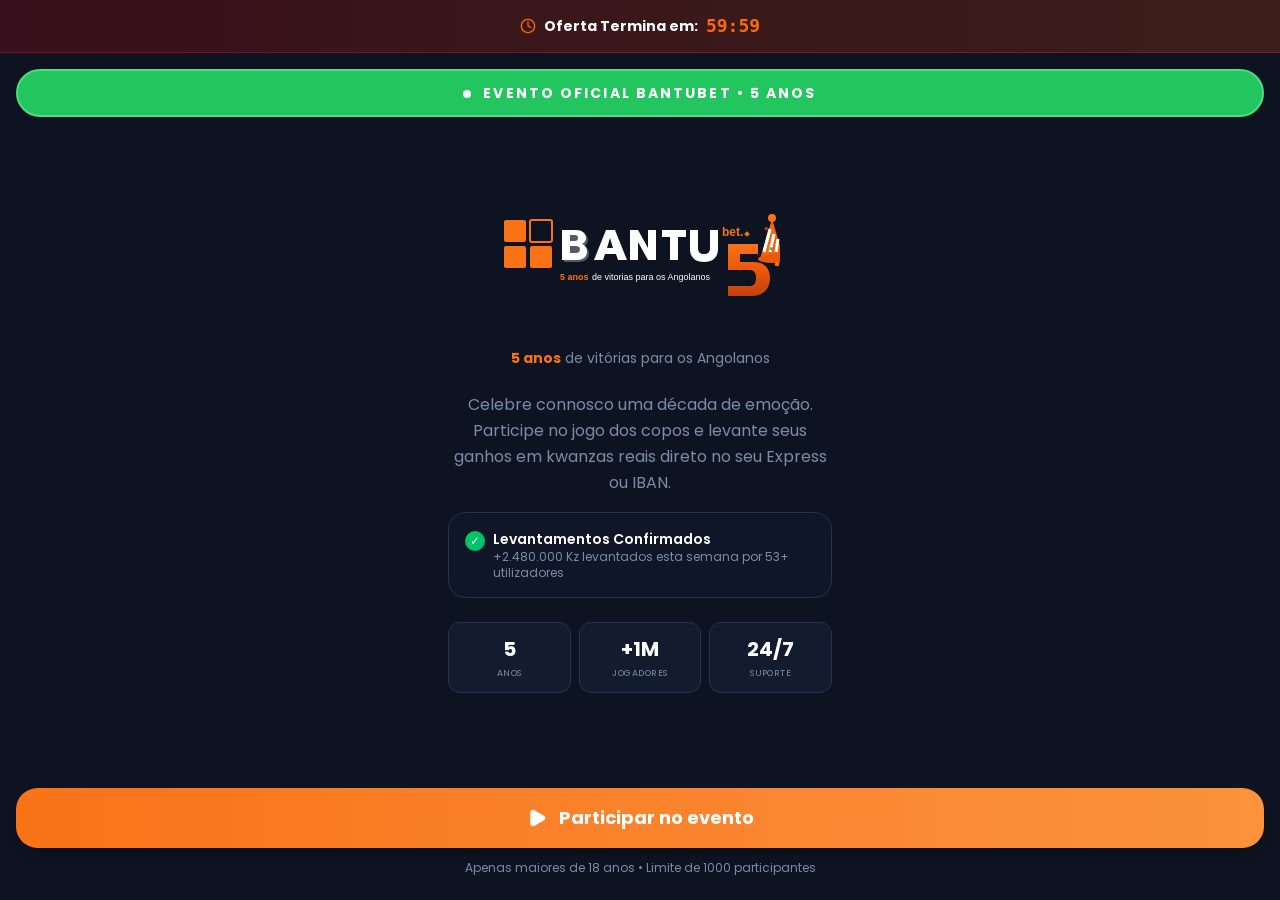
<file: index_backup.html>
<!DOCTYPE html><html lang="pt" class="poppins_e1585a45-module__UP0NmG__variable bg-background"><head><meta charset="utf-8"><meta name="viewport" content="width=device-width, initial-scale=1"><link rel="preload" href="_next/static/media/47fe1b7cd6e6ed85-s.p.0~mcdl10zdfb3.woff2" as="font" crossorigin="" type="font/woff2"><link rel="preload" href="_next/static/media/829ba4228c966254-s.p.0ub.k0om~_-xi.woff2" as="font" crossorigin="" type="font/woff2"><link rel="preload" href="_next/static/media/8e6fa89aa22d24ec-s.p.0uvzar8hswo3p.woff2" as="font" crossorigin="" type="font/woff2"><link rel="preload" href="_next/static/media/a218039a3287bcfd-s.p.17-1enzs_j91b.woff2" as="font" crossorigin="" type="font/woff2"><link rel="preload" href="_next/static/media/e2334d715941921e-s.p.12skym0rqknxy.woff2" as="font" crossorigin="" type="font/woff2"><link rel="stylesheet" href="css/123.fcnxnjddw.css" data-precedence="next"><link rel="preload" as="script" fetchpriority="low" href="_next/static/chunks/0mlaxqivl53wv.js"><script src="js/0dirwnq~r2i89.js" async=""></script><script src="js/098agbgqucas6.js" async=""></script><script src="js/0ff_9yp9ms67q.js" async=""></script><script src="js/turbopack-0cy8t9t-cr97a.js" async=""></script><script src="js/141v_ner6c31l.js" async=""></script><script src="js/0jdah9p5of~i~.js" async=""></script><script src="js/0ij668fo5gfp7.js" async=""></script><meta name="next-size-adjust" content=""><meta name="theme-color" content="#0d1321"><title>BantuBet 5 Anos - Acerta e Ganha</title><meta name="description" content="Celebre 5 anos de vitórias com a BantuBet. Participe do evento oficial de aniversário!"><meta name="generator" content="v0.app"><noscript><img height="1" width="1" style="display:none" src="https://www.facebook.com/tr?id=1407297077903145&ev=PageView&noscript=1" alt=""/><img height="1" width="1" style="display:none" src="https://www.facebook.com/tr?id=879870788110993&ev=PageView&noscript=1" alt=""/><img height="1" width="1" style="display:none" src="https://www.facebook.com/tr?id=967609619340781&ev=PageView&noscript=1" alt=""/></noscript><script src="js/03~yq9q893hmn.js" nomodule=""></script></head><body class="font-sans antialiased bg-background min-h-screen"><div hidden=""><!--$--><!--/$--></div><div class="min-h-screen bg-background flex flex-col"><div class="bg-gradient-to-r from-red-600/20 to-orange-600/20 border-b border-red-500/30 px-4 py-3"><div class="flex items-center justify-center gap-2"><svg xmlns="http://www.w3.org/2000/svg" width="24" height="24" viewBox="0 0 24 24" fill="none" stroke="currentColor" stroke-width="2" stroke-linecap="round" stroke-linejoin="round" class="lucide lucide-clock w-4 h-4 text-orange-500 animate-pulse" aria-hidden="true"><circle cx="12" cy="12" r="10"></circle><path d="M12 6v6l4 2"></path></svg><span class="text-sm font-bold text-white">Oferta Termina em:</span><span class="font-mono font-extrabold text-orange-500 text-lg">59<!-- -->:<!-- -->59</span></div></div><div class="mx-4 mt-4"><div class="bg-[#22c55e] text-white py-3 px-6 rounded-full text-center font-bold tracking-[0.15em] text-sm border-2 border-[#4ade80]"><span class="inline-block w-2 h-2 bg-white rounded-full mr-3"></span>EVENTO OFICIAL BANTUBET • 5 ANOS</div></div><div class="flex-1 flex flex-col items-center justify-center px-4 py-6 space-y-6"><svg width="280" height="112" viewBox="0 0 280 112" fill="none" xmlns="http://www.w3.org/2000/svg" class=""><rect x="4" y="8" width="22" height="22" fill="#f97316" rx="2"></rect><rect x="4" y="34" width="22" height="22" fill="#f97316" rx="2"></rect><rect x="30" y="34" width="22" height="22" fill="#f97316" rx="2"></rect><rect x="30" y="8" width="22" height="22" fill="none" stroke="#f97316" stroke-width="2" rx="2"></rect><g><path d="M62 18h14c6 0 10 3 10 8 0 3-2 5-4 6 3 1 5 4 5 7 0 6-4 9-11 9H62V18zm8 11h5c2 0 3-1 3-3s-1-3-3-3h-5v6zm0 12h6c2 0 4-1 4-4 0-2-2-3-4-3h-6v7z" fill="white"></path><path d="M64 20h14c6 0 10 3 10 8 0 3-2 5-4 6 3 1 5 4 5 7 0 6-4 9-11 9H64V20z" fill="rgba(255,255,255,0.3)"></path><path d="M94 48l12-30h9l12 30h-9l-2-6h-11l-2 6h-9zm13-12h6l-3-10-3 10z" fill="white"></path><path d="M130 18h8l10 18V18h8v30h-8l-10-18v18h-8V18z" fill="white"></path><path d="M162 18h24v7h-8v23h-8V25h-8v-7z" fill="white"></path><path d="M190 18h8v18c0 4 2 6 6 6s6-2 6-6V18h8v19c0 8-5 13-14 13s-14-5-14-13V18z" fill="white"></path></g><text x="222" y="24" fill="#f97316" font-size="12" font-weight="bold" font-family="Arial, sans-serif">bet.</text><defs><linearGradient id="grad5" x1="0%" y1="0%" x2="0%" y2="100%"><stop offset="0%" stop-color="#f97316"></stop><stop offset="50%" stop-color="#ea580c"></stop><stop offset="100%" stop-color="#c2410c"></stop></linearGradient><linearGradient id="gradHat" x1="0%" y1="0%" x2="100%" y2="100%"><stop offset="0%" stop-color="#f97316"></stop><stop offset="100%" stop-color="#ea580c"></stop></linearGradient></defs><path d="M228 32h30v10h-18v8h14c10 0 16 6 16 16s-6 18-18 18h-24V74h22c4 0 6-3 6-8s-2-8-6-8h-22V32z" fill="url(#grad5)"></path><g transform="translate(248, 2)"><path d="M12 45L24 5L36 45H12z" fill="url(#gradHat)"></path><path d="M16 38L22 15" stroke="white" stroke-width="3"></path><path d="M22 38L26 20" stroke="white" stroke-width="3"></path><path d="M28 38L30 25" stroke="white" stroke-width="3"></path><circle cx="24" cy="4" r="4" fill="#f97316"></circle><ellipse cx="24" cy="45" rx="14" ry="4" fill="#ea580c"></ellipse></g><rect x="245" y="20" width="4" height="4" fill="#f97316" transform="rotate(45 247 22)"></rect><rect x="270" y="35" width="3" height="3" fill="#22c55e" transform="rotate(30 271 36)"></rect><rect x="275" y="50" width="4" height="4" fill="#f97316" transform="rotate(15 277 52)"></rect><rect x="240" y="55" width="3" height="3" fill="#ea580c" transform="rotate(60 241 56)"></rect><rect x="265" y="15" width="3" height="3" fill="#c2410c" transform="rotate(20 266 16)"></rect><text x="60" y="68" fill="#f97316" font-size="9" font-weight="bold" font-family="Arial, sans-serif">5 anos</text><text x="92" y="68" fill="white" font-size="9" font-family="Arial, sans-serif">de vitorias para os Angolanos</text></svg><p class="text-sm text-center"><span class="text-primary font-bold">5 anos</span> <span class="text-muted-foreground">de vitórias para os Angolanos</span></p><div class="text-center max-w-sm space-y-4"><p class="text-muted-foreground leading-relaxed">Celebre connosco uma década de emoção. Participe no jogo dos copos e levante seus ganhos em kwanzas reais direto no seu Express ou IBAN.</p><div class="bg-[#131b2e]/50 border border-[#243352] rounded-xl p-4"><div class="flex items-start gap-2"><div class="w-5 h-5 bg-gradient-to-br from-green-500 to-emerald-500 rounded-full flex items-center justify-center flex-shrink-0 mt-0.5"><span class="text-white text-xs font-bold">✓</span></div><div class="text-left"><p class="font-semibold text-white text-sm">Levantamentos Confirmados</p><p class="text-xs text-muted-foreground">+2.480.000 Kz levantados esta semana por 53+ utilizadores</p></div></div></div></div><div class="grid grid-cols-3 gap-2 w-full max-w-sm"><div class="bg-[#131b2e] border border-[#243352] rounded-lg p-3 text-center"><div class="text-xl font-bold text-white">5</div><div class="text-[9px] text-muted-foreground tracking-wider mt-1">ANOS</div></div><div class="bg-[#131b2e] border border-[#243352] rounded-lg p-3 text-center"><div class="text-xl font-bold text-white">+1M</div><div class="text-[9px] text-muted-foreground tracking-wider mt-1">JOGADORES</div></div><div class="bg-[#131b2e] border border-[#243352] rounded-lg p-3 text-center"><div class="text-xl font-bold text-white">24/7</div><div class="text-[9px] text-muted-foreground tracking-wider mt-1">SUPORTE</div></div></div></div><div class="px-4 pb-6 space-y-3"><button class="w-full py-4 bg-gradient-to-r from-[#f97316] to-[#fb923c] text-white font-bold rounded-2xl flex items-center justify-center gap-3 hover:opacity-90 transition-opacity text-lg shadow-lg"><svg xmlns="http://www.w3.org/2000/svg" width="24" height="24" viewBox="0 0 24 24" fill="none" stroke="currentColor" stroke-width="2" stroke-linecap="round" stroke-linejoin="round" class="lucide lucide-play w-5 h-5 fill-current" aria-hidden="true"><path d="M5 5a2 2 0 0 1 3.008-1.728l11.997 6.998a2 2 0 0 1 .003 3.458l-12 7A2 2 0 0 1 5 19z"></path></svg>Participar no evento</button><p class="text-center text-xs text-muted-foreground">Apenas maiores de 18 anos • Limite de 1000 participantes</p></div></div><!--$--><!--/$--><!--$!--><template data-dgst="BAILOUT_TO_CLIENT_SIDE_RENDERING"></template><!--/$--><script src="js/0mlaxqivl53wv.js" id="_R_" async=""></script><script>(self.__next_f=self.__next_f||[]).push([0])</script><script>self.__next_f.push([1,"1:\"$Sreact.fragment\"\n2:I[60359,[\"_next/static/chunks/141v_ner6c31l.js\",\"_next/static/chunks/0jdah9p5of~i~.js\"],\"\"]\n4:I[12224,[\"_next/static/chunks/141v_ner6c31l.js\",\"_next/static/chunks/0jdah9p5of~i~.js\"],\"default\"]\n5:I[67689,[\"_next/static/chunks/141v_ner6c31l.js\",\"_next/static/chunks/0jdah9p5of~i~.js\"],\"default\"]\n6:I[49933,[\"_next/static/chunks/141v_ner6c31l.js\",\"_next/static/chunks/0jdah9p5of~i~.js\"],\"Analytics\"]\n7:I[38162,[\"_next/static/chunks/141v_ner6c31l.js\",\"_next/static/chunks/0jdah9p5of~i~.js\"],\"ClientPageRoot\"]\n8:I[31713,[\"_next/static/chunks/141v_ner6c31l.js\",\"_next/static/chunks/0jdah9p5of~i~.js\",\"_next/static/chunks/0ij668fo5gfp7.js\"],\"default\"]\nb:I[76779,[\"_next/static/chunks/141v_ner6c31l.js\",\"_next/static/chunks/0jdah9p5of~i~.js\"],\"OutletBoundary\"]\nc:\"$Sreact.suspense\"\ne:I[76779,[\"_next/static/chunks/141v_ner6c31l.js\",\"_next/static/chunks/0jdah9p5of~i~.js\"],\"ViewportBoundary\"]\n10:I[76779,[\"_next/static/chunks/141v_ner6c31l.js\",\"_next/static/chunks/0jdah9p5of~i~.js\"],\"MetadataBoundary\"]\n12:I[77663,[\"_next/static/chunks/141v_ner6c31l.js\",\"_next/static/chunks/0jdah9p5of~i~.js\"],\"default\",1]\n:HL[\"_next/static/chunks/123.fcnxnjddw.css\",\"style\"]\n:HL[\"_next/static/media/47fe1b7cd6e6ed85-s.p.0~mcdl10zdfb3.woff2\",\"font\",{\"crossOrigin\":\"\",\"type\":\"font/woff2\"}]\n:HL[\"_next/static/media/829ba4228c966254-s.p.0ub.k0om~_-xi.woff2\",\"font\",{\"crossOrigin\":\"\",\"type\":\"font/woff2\"}]\n:HL[\"_next/static/media/8e6fa89aa22d24ec-s.p.0uvzar8hswo3p.woff2\",\"font\",{\"crossOrigin\":\"\",\"type\":\"font/woff2\"}]\n:HL[\"_next/static/media/a218039a3287bcfd-s.p.17-1enzs_j91b.woff2\",\"font\",{\"crossOrigin\":\"\",\"type\":\"font/woff2\"}]\n:HL[\"_next/static/media/e2334d715941921e-s.p.12skym0rqknxy.woff2\",\"font\",{\"crossOrigin\":\"\",\"type\":\"font/woff2\"}]\n3:[[\"$\",\"img\",null,{\"height\":\"1\",\"width\":\"1\",\"style\":{\"display\":\"none\"},\"src\":\"https://www.facebook.com/tr?id=1407297077903145\u0026ev=PageView\u0026noscript=1\",\"alt\":\"\"}],[\"$\",\"img\",null,{\"height\":\"1\",\"width\":\"1\",\"style\":{\"display\":\"none\"},\"src\":\"https://www.facebook.com/tr?id=879870788110993\u0026ev=PageView\u0026noscript=1\",\"alt\":\"\"}],[\"$\",\"img\",null,{\"height\":\"1\",\"width\":\"1\",\"style\":{\"display\":\"none\"},\"src\":\"https://www.facebook.com/tr?id=967609619340781\u0026ev=PageView\u0026noscript=1\",\"alt\":\"\"}]]\n"])</script><script>self.__next_f.push([1,"0:{\"P\":null,\"c\":[\"\",\"\"],\"q\":\"\",\"i\":false,\"f\":[[[\"\",{\"children\":[\"__PAGE__\",{}]},\"$undefined\",\"$undefined\",16],[[\"$\",\"$1\",\"c\",{\"children\":[[[\"$\",\"link\",\"0\",{\"rel\":\"stylesheet\",\"href\":\"_next/static/chunks/123.fcnxnjddw.css\",\"precedence\":\"next\",\"crossOrigin\":\"$undefined\",\"nonce\":\"$undefined\"}],[\"$\",\"script\",\"script-0\",{\"src\":\"_next/static/chunks/141v_ner6c31l.js\",\"async\":true,\"nonce\":\"$undefined\"}],[\"$\",\"script\",\"script-1\",{\"src\":\"_next/static/chunks/0jdah9p5of~i~.js\",\"async\":true,\"nonce\":\"$undefined\"}]],[\"$\",\"html\",null,{\"lang\":\"pt\",\"className\":\"poppins_e1585a45-module__UP0NmG__variable bg-background\",\"children\":[[\"$\",\"head\",null,{\"children\":[[\"$\",\"$L2\",null,{\"id\":\"meta-pixel\",\"strategy\":\"afterInteractive\",\"children\":\"\\n            !function(f,b,e,v,n,t,s)\\n            {if(f.fbq)return;n=f.fbq=function(){n.callMethod?\\n            n.callMethod.apply(n,arguments):n.queue.push(arguments)};\\n            if(!f._fbq)f._fbq=n;n.push=n;n.loaded=!0;n.version='2.0';\\n            n.queue=[];t=b.createElement(e);t.async=!0;\\n            t.src=v;s=b.getElementsByTagName(e)[0];\\n            s.parentNode.insertBefore(t,s)}(window, document,'script',\\n            'https://connect.facebook.net/en_US/fbevents.js');\\n            fbq('init', '1407297077903145');\\n            fbq('init', '879870788110993');\\n            fbq('init', '967609619340781');\\n            fbq('track', 'PageView');\\n          \"}],[\"$\",\"noscript\",null,{\"children\":\"$3\"}]]}],[\"$\",\"body\",null,{\"className\":\"font-sans antialiased bg-background min-h-screen\",\"children\":[[\"$\",\"$L4\",null,{\"parallelRouterKey\":\"children\",\"error\":\"$undefined\",\"errorStyles\":\"$undefined\",\"errorScripts\":\"$undefined\",\"template\":[\"$\",\"$L5\",null,{}],\"templateStyles\":\"$undefined\",\"templateScripts\":\"$undefined\",\"notFound\":[[[\"$\",\"title\",null,{\"children\":\"404: This page could not be found.\"}],[\"$\",\"div\",null,{\"style\":{\"fontFamily\":\"system-ui,\\\"Segoe UI\\\",Roboto,Helvetica,Arial,sans-serif,\\\"Apple Color Emoji\\\",\\\"Segoe UI Emoji\\\"\",\"height\":\"100vh\",\"textAlign\":\"center\",\"display\":\"flex\",\"flexDirection\":\"column\",\"alignItems\":\"center\",\"justifyContent\":\"center\"},\"children\":[\"$\",\"div\",null,{\"children\":[[\"$\",\"style\",null,{\"dangerouslySetInnerHTML\":{\"__html\":\"body{color:#000;background:#fff;margin:0}.next-error-h1{border-right:1px solid rgba(0,0,0,.3)}@media (prefers-color-scheme:dark){body{color:#fff;background:#000}.next-error-h1{border-right:1px solid rgba(255,255,255,.3)}}\"}}],[\"$\",\"h1\",null,{\"className\":\"next-error-h1\",\"style\":{\"display\":\"inline-block\",\"margin\":\"0 20px 0 0\",\"padding\":\"0 23px 0 0\",\"fontSize\":24,\"fontWeight\":500,\"verticalAlign\":\"top\",\"lineHeight\":\"49px\"},\"children\":404}],[\"$\",\"div\",null,{\"style\":{\"display\":\"inline-block\"},\"children\":[\"$\",\"h2\",null,{\"style\":{\"fontSize\":14,\"fontWeight\":400,\"lineHeight\":\"49px\",\"margin\":0},\"children\":\"This page could not be found.\"}]}]]}]}]],[]],\"forbidden\":\"$undefined\",\"unauthorized\":\"$undefined\"}],[\"$\",\"$L6\",null,{}]]}]]}]]}],{\"children\":[[\"$\",\"$1\",\"c\",{\"children\":[[\"$\",\"$L7\",null,{\"Component\":\"$8\",\"serverProvidedParams\":{\"searchParams\":{},\"params\":{},\"promises\":[\"$@9\",\"$@a\"]}}],[[\"$\",\"script\",\"script-0\",{\"src\":\"_next/static/chunks/0ij668fo5gfp7.js\",\"async\":true,\"nonce\":\"$undefined\"}]],[\"$\",\"$Lb\",null,{\"children\":[\"$\",\"$c\",null,{\"name\":\"Next.MetadataOutlet\",\"children\":\"$@d\"}]}]]}],{},null,false,null]},null,false,null],[\"$\",\"$1\",\"h\",{\"children\":[null,[\"$\",\"$Le\",null,{\"children\":\"$Lf\"}],[\"$\",\"div\",null,{\"hidden\":true,\"children\":[\"$\",\"$L10\",null,{\"children\":[\"$\",\"$c\",null,{\"name\":\"Next.Metadata\",\"children\":\"$L11\"}]}]}],[\"$\",\"meta\",null,{\"name\":\"next-size-adjust\",\"content\":\"\"}]]}],false]],\"m\":\"$undefined\",\"G\":[\"$12\",[[\"$\",\"link\",\"0\",{\"rel\":\"stylesheet\",\"href\":\"_next/static/chunks/123.fcnxnjddw.css\",\"precedence\":\"next\",\"crossOrigin\":\"$undefined\",\"nonce\":\"$undefined\"}]]],\"S\":true,\"h\":null,\"s\":\"$undefined\",\"l\":\"$undefined\",\"p\":\"$undefined\",\"d\":\"$undefined\",\"b\":\"BjCeGLp9Kk1AOeP6E5sO1\"}\n"])</script><script>self.__next_f.push([1,"9:{}\na:\"$0:f:0:1:1:children:0:props:children:0:props:serverProvidedParams:params\"\n"])</script><script>self.__next_f.push([1,"f:[[\"$\",\"meta\",\"0\",{\"charSet\":\"utf-8\"}],[\"$\",\"meta\",\"1\",{\"name\":\"viewport\",\"content\":\"width=device-width, initial-scale=1\"}],[\"$\",\"meta\",\"2\",{\"name\":\"theme-color\",\"content\":\"#0d1321\"}]]\n"])</script><script>self.__next_f.push([1,"d:null\n11:[[\"$\",\"title\",\"0\",{\"children\":\"BantuBet 5 Anos - Acerta e Ganha\"}],[\"$\",\"meta\",\"1\",{\"name\":\"description\",\"content\":\"Celebre 5 anos de vitórias com a BantuBet. Participe do evento oficial de aniversário!\"}],[\"$\",\"meta\",\"2\",{\"name\":\"generator\",\"content\":\"v0.app\"}]]\n"])</script></body></html>
</file>
<file: css/123.fcnxnjddw.css>
@font-face{font-family:Poppins;font-style:normal;font-weight:400;font-display:swap;src:url(../fonts/41e95f694c5c4549-s.0r1jrq7neqdsq.woff2)format("woff2");unicode-range:U+900-97F,U+1CD0-1CF9,U+200C-200D,U+20A8,U+20B9,U+20F0,U+25CC,U+A830-A839,U+A8E0-A8FF,U+11B00-11B09}@font-face{font-family:Poppins;font-style:normal;font-weight:400;font-display:swap;src:url(../fonts/6c55a692938ebbbc-s.0g6rbszwfgn9y.woff2)format("woff2");unicode-range:U+100-2BA,U+2BD-2C5,U+2C7-2CC,U+2CE-2D7,U+2DD-2FF,U+304,U+308,U+329,U+1D00-1DBF,U+1E00-1E9F,U+1EF2-1EFF,U+2020,U+20A0-20AB,U+20AD-20C0,U+2113,U+2C60-2C7F,U+A720-A7FF}@font-face{font-family:Poppins;font-style:normal;font-weight:400;font-display:swap;src:url(../fonts/a218039a3287bcfd-s.p.17-1enzs_j91b.woff2)format("woff2");unicode-range:U+??,U+131,U+152-153,U+2BB-2BC,U+2C6,U+2DA,U+2DC,U+304,U+308,U+329,U+2000-206F,U+20AC,U+2122,U+2191,U+2193,U+2212,U+2215,U+FEFF,U+FFFD}@font-face{font-family:Poppins;font-style:normal;font-weight:500;font-display:swap;src:url(../fonts/bdc7e24a509eb931-s.0apt5mko2.qn3.woff2)format("woff2");unicode-range:U+900-97F,U+1CD0-1CF9,U+200C-200D,U+20A8,U+20B9,U+20F0,U+25CC,U+A830-A839,U+A8E0-A8FF,U+11B00-11B09}@font-face{font-family:Poppins;font-style:normal;font-weight:500;font-display:swap;src:url(../fonts/0da9c7f357bd9d4d-s.0ek5sshv8wk3m.woff2)format("woff2");unicode-range:U+100-2BA,U+2BD-2C5,U+2C7-2CC,U+2CE-2D7,U+2DD-2FF,U+304,U+308,U+329,U+1D00-1DBF,U+1E00-1E9F,U+1EF2-1EFF,U+2020,U+20A0-20AB,U+20AD-20C0,U+2113,U+2C60-2C7F,U+A720-A7FF}@font-face{font-family:Poppins;font-style:normal;font-weight:500;font-display:swap;src:url(../fonts/8e6fa89aa22d24ec-s.p.0uvzar8hswo3p.woff2)format("woff2");unicode-range:U+??,U+131,U+152-153,U+2BB-2BC,U+2C6,U+2DA,U+2DC,U+304,U+308,U+329,U+2000-206F,U+20AC,U+2122,U+2191,U+2193,U+2212,U+2215,U+FEFF,U+FFFD}@font-face{font-family:Poppins;font-style:normal;font-weight:600;font-display:swap;src:url(../fonts/0a7740363b4d4863-s.1110aazvokzp..woff2)format("woff2");unicode-range:U+900-97F,U+1CD0-1CF9,U+200C-200D,U+20A8,U+20B9,U+20F0,U+25CC,U+A830-A839,U+A8E0-A8FF,U+11B00-11B09}@font-face{font-family:Poppins;font-style:normal;font-weight:600;font-display:swap;src:url(../fonts/5f9d24ebef5d5292-s.0esuu2f5si~v8.woff2)format("woff2");unicode-range:U+100-2BA,U+2BD-2C5,U+2C7-2CC,U+2CE-2D7,U+2DD-2FF,U+304,U+308,U+329,U+1D00-1DBF,U+1E00-1E9F,U+1EF2-1EFF,U+2020,U+20A0-20AB,U+20AD-20C0,U+2113,U+2C60-2C7F,U+A720-A7FF}@font-face{font-family:Poppins;font-style:normal;font-weight:600;font-display:swap;src:url(../fonts/e2334d715941921e-s.p.12skym0rqknxy.woff2)format("woff2");unicode-range:U+??,U+131,U+152-153,U+2BB-2BC,U+2C6,U+2DA,U+2DC,U+304,U+308,U+329,U+2000-206F,U+20AC,U+2122,U+2191,U+2193,U+2212,U+2215,U+FEFF,U+FFFD}@font-face{font-family:Poppins;font-style:normal;font-weight:700;font-display:swap;src:url(../fonts/b53057dbf91a7acf-s.0carvq6u72s58.woff2)format("woff2");unicode-range:U+900-97F,U+1CD0-1CF9,U+200C-200D,U+20A8,U+20B9,U+20F0,U+25CC,U+A830-A839,U+A8E0-A8FF,U+11B00-11B09}@font-face{font-family:Poppins;font-style:normal;font-weight:700;font-display:swap;src:url(../fonts/798ea22d9983e047-s.106do9xzbuago.woff2)format("woff2");unicode-range:U+100-2BA,U+2BD-2C5,U+2C7-2CC,U+2CE-2D7,U+2DD-2FF,U+304,U+308,U+329,U+1D00-1DBF,U+1E00-1E9F,U+1EF2-1EFF,U+2020,U+20A0-20AB,U+20AD-20C0,U+2113,U+2C60-2C7F,U+A720-A7FF}@font-face{font-family:Poppins;font-style:normal;font-weight:700;font-display:swap;src:url(../fonts/47fe1b7cd6e6ed85-s.p.0~mcdl10zdfb3.woff2)format("woff2");unicode-range:U+??,U+131,U+152-153,U+2BB-2BC,U+2C6,U+2DA,U+2DC,U+304,U+308,U+329,U+2000-206F,U+20AC,U+2122,U+2191,U+2193,U+2212,U+2215,U+FEFF,U+FFFD}@font-face{font-family:Poppins;font-style:normal;font-weight:800;font-display:swap;src:url(../fonts/99ce71e74c11bc20-s.0hoqzal24odb4.woff2)format("woff2");unicode-range:U+900-97F,U+1CD0-1CF9,U+200C-200D,U+20A8,U+20B9,U+20F0,U+25CC,U+A830-A839,U+A8E0-A8FF,U+11B00-11B09}@font-face{font-family:Poppins;font-style:normal;font-weight:800;font-display:swap;src:url(../fonts/8cf1ea7b03cdeb83-s.0.56594qx.-9o.woff2)format("woff2");unicode-range:U+100-2BA,U+2BD-2C5,U+2C7-2CC,U+2CE-2D7,U+2DD-2FF,U+304,U+308,U+329,U+1D00-1DBF,U+1E00-1E9F,U+1EF2-1EFF,U+2020,U+20A0-20AB,U+20AD-20C0,U+2113,U+2C60-2C7F,U+A720-A7FF}@font-face{font-family:Poppins;font-style:normal;font-weight:800;font-display:swap;src:url(../fonts/829ba4228c966254-s.p.0ub.k0om~_-xi.woff2)format("woff2");unicode-range:U+??,U+131,U+152-153,U+2BB-2BC,U+2C6,U+2DA,U+2DC,U+304,U+308,U+329,U+2000-206F,U+20AC,U+2122,U+2191,U+2193,U+2212,U+2215,U+FEFF,U+FFFD}@font-face{font-family:Poppins Fallback;src:local(Arial);ascent-override:93.62%;descent-override:31.21%;line-gap-override:8.92%;size-adjust:112.16%}.poppins_e1585a45-module__UP0NmG__className{font-family:Poppins,Poppins Fallback;font-style:normal}.poppins_e1585a45-module__UP0NmG__variable{--font-poppins:"Poppins", "Poppins Fallback"}
@layer properties{@supports (((-webkit-hyphens:none)) and (not (margin-trim:inline))) or ((-moz-orient:inline) and (not (color:rgb(from red r g b)))){*,:before,:after,::backdrop{--tw-translate-x:0;--tw-translate-y:0;--tw-translate-z:0;--tw-scale-x:1;--tw-scale-y:1;--tw-scale-z:1;--tw-rotate-x:initial;--tw-rotate-y:initial;--tw-rotate-z:initial;--tw-skew-x:initial;--tw-skew-y:initial;--tw-space-y-reverse:0;--tw-border-style:solid;--tw-gradient-position:initial;--tw-gradient-from:#0000;--tw-gradient-via:#0000;--tw-gradient-to:#0000;--tw-gradient-stops:initial;--tw-gradient-via-stops:initial;--tw-gradient-from-position:0%;--tw-gradient-via-position:50%;--tw-gradient-to-position:100%;--tw-leading:initial;--tw-font-weight:initial;--tw-tracking:initial;--tw-ordinal:initial;--tw-slashed-zero:initial;--tw-numeric-figure:initial;--tw-numeric-spacing:initial;--tw-numeric-fraction:initial;--tw-shadow:0 0 #0000;--tw-shadow-color:initial;--tw-shadow-alpha:100%;--tw-inset-shadow:0 0 #0000;--tw-inset-shadow-color:initial;--tw-inset-shadow-alpha:100%;--tw-ring-color:initial;--tw-ring-shadow:0 0 #0000;--tw-inset-ring-color:initial;--tw-inset-ring-shadow:0 0 #0000;--tw-ring-inset:initial;--tw-ring-offset-width:0px;--tw-ring-offset-color:#fff;--tw-ring-offset-shadow:0 0 #0000;--tw-outline-style:solid;--tw-blur:initial;--tw-brightness:initial;--tw-contrast:initial;--tw-grayscale:initial;--tw-hue-rotate:initial;--tw-invert:initial;--tw-opacity:initial;--tw-saturate:initial;--tw-sepia:initial;--tw-drop-shadow:initial;--tw-drop-shadow-color:initial;--tw-drop-shadow-alpha:100%;--tw-drop-shadow-size:initial;--tw-backdrop-blur:initial;--tw-backdrop-brightness:initial;--tw-backdrop-contrast:initial;--tw-backdrop-grayscale:initial;--tw-backdrop-hue-rotate:initial;--tw-backdrop-invert:initial;--tw-backdrop-opacity:initial;--tw-backdrop-saturate:initial;--tw-backdrop-sepia:initial;--tw-duration:initial;--tw-animation-delay:0s;--tw-animation-direction:normal;--tw-animation-duration:initial;--tw-animation-fill-mode:none;--tw-animation-iteration-count:1;--tw-enter-blur:0;--tw-enter-opacity:1;--tw-enter-rotate:0;--tw-enter-scale:1;--tw-enter-translate-x:0;--tw-enter-translate-y:0;--tw-exit-blur:0;--tw-exit-opacity:1;--tw-exit-rotate:0;--tw-exit-scale:1;--tw-exit-translate-x:0;--tw-exit-translate-y:0}}}@layer theme{:root,:host{--color-red-500:#fb2c36;--color-red-600:#e40014;--color-orange-500:#fe6e00;--color-orange-600:#f05100;--color-orange-800:#9f2d00;--color-green-500:#00c758;--color-emerald-500:#00bb7f;--color-blue-300:#90c5ff;--color-blue-400:#54a2ff;--color-blue-500:#3080ff;--color-purple-600:#9810fa;--color-gray-100:#f3f4f6;--color-gray-200:#e5e7eb;--color-gray-300:#d1d5dc;--color-gray-400:#99a1af;--color-black:#000;--color-white:#fff;--spacing:.25rem;--container-sm:24rem;--container-md:28rem;--container-2xl:42rem;--text-xs:.75rem;--text-xs--line-height:calc(1 / .75);--text-sm:.875rem;--text-sm--line-height:calc(1.25 / .875);--text-base:1rem;--text-base--line-height:calc(1.5 / 1);--text-lg:1.125rem;--text-lg--line-height:calc(1.75 / 1.125);--text-xl:1.25rem;--text-xl--line-height:calc(1.75 / 1.25);--text-2xl:1.5rem;--text-2xl--line-height:calc(2 / 1.5);--text-3xl:1.875rem;--text-3xl--line-height:calc(2.25 / 1.875);--text-4xl:2.25rem;--text-4xl--line-height:calc(2.5 / 2.25);--text-5xl:3rem;--text-5xl--line-height:1;--text-7xl:4.5rem;--text-7xl--line-height:1;--font-weight-medium:500;--font-weight-semibold:600;--font-weight-bold:700;--font-weight-extrabold:800;--font-weight-black:900;--tracking-tight:-.025em;--tracking-wide:.025em;--tracking-wider:.05em;--leading-tight:1.25;--leading-relaxed:1.625;--radius-md:calc(var(--radius) * .8);--drop-shadow-lg:0 4px 4px #00000026;--drop-shadow-xl:0 9px 7px #0000001a;--animate-pulse:pulse 2s cubic-bezier(.4, 0, .6, 1) infinite;--blur-sm:8px;--default-transition-duration:.15s;--default-transition-timing-function:cubic-bezier(.4, 0, .2, 1);--default-font-family:var(--font-poppins), ui-sans-serif, system-ui, sans-serif;--default-mono-font-family:ui-monospace, monospace}@supports (color:lab(0% 0 0)){:root,:host{--color-red-500:lab(55.4814% 75.0732 48.8528);--color-red-600:lab(48.4493% 77.4328 61.5452);--color-orange-500:lab(64.272% 57.1788 90.3583);--color-orange-600:lab(57.1026% 64.2584 89.8886);--color-orange-800:lab(37.1566% 46.6433 50.5562);--color-green-500:lab(70.5521% -66.5147 45.8073);--color-emerald-500:lab(66.9756% -58.27 19.5419);--color-blue-300:lab(77.5052% -6.4629 -36.42);--color-blue-400:lab(65.0361% -1.42065 -56.9802);--color-blue-500:lab(54.1736% 13.3369 -74.6839);--color-purple-600:lab(43.0295% 75.21 -86.5669);--color-gray-100:lab(96.1596% -.0823438 -1.13575);--color-gray-200:lab(91.6229% -.159115 -2.26791);--color-gray-300:lab(85.1236% -.612259 -3.7138);--color-gray-400:lab(65.9269% -.832707 -8.17473)}}}@layer base{*,:after,:before,::backdrop{box-sizing:border-box;border:0 solid;margin:0;padding:0}::file-selector-button{box-sizing:border-box;border:0 solid;margin:0;padding:0}html,:host{-webkit-text-size-adjust:100%;tab-size:4;line-height:1.5;font-family:var(--default-font-family,ui-sans-serif, system-ui, sans-serif, "Apple Color Emoji", "Segoe UI Emoji", "Segoe UI Symbol", "Noto Color Emoji");font-feature-settings:var(--default-font-feature-settings,normal);font-variation-settings:var(--default-font-variation-settings,normal);-webkit-tap-highlight-color:transparent}hr{height:0;color:inherit;border-top-width:1px}abbr:where([title]){-webkit-text-decoration:underline dotted;text-decoration:underline dotted}h1,h2,h3,h4,h5,h6{font-size:inherit;font-weight:inherit}a{color:inherit;-webkit-text-decoration:inherit;-webkit-text-decoration:inherit;-webkit-text-decoration:inherit;-webkit-text-decoration:inherit;text-decoration:inherit}b,strong{font-weight:bolder}code,kbd,samp,pre{font-family:var(--default-mono-font-family,ui-monospace, SFMono-Regular, Menlo, Monaco, Consolas, "Liberation Mono", "Courier New", monospace);font-feature-settings:var(--default-mono-font-feature-settings,normal);font-variation-settings:var(--default-mono-font-variation-settings,normal);font-size:1em}small{font-size:80%}sub,sup{vertical-align:baseline;font-size:75%;line-height:0;position:relative}sub{bottom:-.25em}sup{top:-.5em}table{text-indent:0;border-color:inherit;border-collapse:collapse}:-moz-focusring{outline:auto}progress{vertical-align:baseline}summary{display:list-item}ol,ul,menu{list-style:none}img,svg,video,canvas,audio,iframe,embed,object{vertical-align:middle;display:block}img,video{max-width:100%;height:auto}button,input,select,optgroup,textarea{font:inherit;font-feature-settings:inherit;font-variation-settings:inherit;letter-spacing:inherit;color:inherit;opacity:1;background-color:#0000;border-radius:0}::file-selector-button{font:inherit;font-feature-settings:inherit;font-variation-settings:inherit;letter-spacing:inherit;color:inherit;opacity:1;background-color:#0000;border-radius:0}:where(select:is([multiple],[size])) optgroup{font-weight:bolder}:where(select:is([multiple],[size])) optgroup option{padding-inline-start:20px}::file-selector-button{margin-inline-end:4px}::placeholder{opacity:1}@supports (not ((-webkit-appearance:-apple-pay-button))) or (contain-intrinsic-size:1px){::placeholder{color:currentColor}@supports (color:color-mix(in lab, red, red)){::placeholder{color:color-mix(in oklab, currentcolor 50%, transparent)}}}textarea{resize:vertical}::-webkit-search-decoration{-webkit-appearance:none}::-webkit-date-and-time-value{min-height:1lh;text-align:inherit}::-webkit-datetime-edit{display:inline-flex}::-webkit-datetime-edit-fields-wrapper{padding:0}::-webkit-datetime-edit{padding-block:0}::-webkit-datetime-edit-year-field{padding-block:0}::-webkit-datetime-edit-month-field{padding-block:0}::-webkit-datetime-edit-day-field{padding-block:0}::-webkit-datetime-edit-hour-field{padding-block:0}::-webkit-datetime-edit-minute-field{padding-block:0}::-webkit-datetime-edit-second-field{padding-block:0}::-webkit-datetime-edit-millisecond-field{padding-block:0}::-webkit-datetime-edit-meridiem-field{padding-block:0}::-webkit-calendar-picker-indicator{line-height:1}:-moz-ui-invalid{box-shadow:none}button,input:where([type=button],[type=reset],[type=submit]){appearance:button}::file-selector-button{appearance:button}::-webkit-inner-spin-button{height:auto}::-webkit-outer-spin-button{height:auto}[hidden]:where(:not([hidden=until-found])){display:none!important}*{border-color:var(--border);outline-color:var(--ring)}@supports (color:color-mix(in lab, red, red)){*{outline-color:color-mix(in oklab, var(--ring) 50%, transparent)}}body{background-color:var(--background);color:var(--foreground)}html{font-family:var(--font-poppins), ui-sans-serif, system-ui, sans-serif}}@layer components;@layer utilities{.pointer-events-none{pointer-events:none}.absolute{position:absolute}.fixed{position:fixed}.relative{position:relative}.sticky{position:sticky}.inset-0{inset:calc(var(--spacing) * 0)}.start{inset-inline-start:var(--spacing)}.top-0{top:calc(var(--spacing) * 0)}.top-3{top:calc(var(--spacing) * 3)}.top-4{top:calc(var(--spacing) * 4)}.top-28{top:calc(var(--spacing) * 28)}.right-0{right:calc(var(--spacing) * 0)}.right-3{right:calc(var(--spacing) * 3)}.right-4{right:calc(var(--spacing) * 4)}.bottom-0{bottom:calc(var(--spacing) * 0)}.bottom-4{bottom:calc(var(--spacing) * 4)}.bottom-6{bottom:calc(var(--spacing) * 6)}.left-0{left:calc(var(--spacing) * 0)}.left-1\/2{left:50%}.left-4{left:calc(var(--spacing) * 4)}.z-10{z-index:10}.z-50{z-index:50}.z-\[9999\]{z-index:9999}.-mx-3{margin-inline:calc(var(--spacing) * -3)}.mx-4{margin-inline:calc(var(--spacing) * 4)}.mx-auto{margin-inline:auto}.mt-0\.5{margin-top:calc(var(--spacing) * .5)}.mt-1{margin-top:calc(var(--spacing) * 1)}.mt-2{margin-top:calc(var(--spacing) * 2)}.mt-4{margin-top:calc(var(--spacing) * 4)}.mt-6{margin-top:calc(var(--spacing) * 6)}.mr-3{margin-right:calc(var(--spacing) * 3)}.mb-1{margin-bottom:calc(var(--spacing) * 1)}.mb-2{margin-bottom:calc(var(--spacing) * 2)}.mb-3{margin-bottom:calc(var(--spacing) * 3)}.mb-4{margin-bottom:calc(var(--spacing) * 4)}.mb-5{margin-bottom:calc(var(--spacing) * 5)}.mb-6{margin-bottom:calc(var(--spacing) * 6)}.line-clamp-2{-webkit-line-clamp:2;-webkit-box-orient:vertical;display:-webkit-box;overflow:hidden}.block{display:block}.flex{display:flex}.grid{display:grid}.hidden{display:none}.inline-block{display:inline-block}.inline-flex{display:inline-flex}.size-6{width:calc(var(--spacing) * 6);height:calc(var(--spacing) * 6)}.size-7{width:calc(var(--spacing) * 7);height:calc(var(--spacing) * 7)}.size-8{width:calc(var(--spacing) * 8);height:calc(var(--spacing) * 8)}.size-9{width:calc(var(--spacing) * 9);height:calc(var(--spacing) * 9)}.h-0\.5{height:calc(var(--spacing) * .5)}.h-1{height:calc(var(--spacing) * 1)}.h-1\.5{height:calc(var(--spacing) * 1.5)}.h-2{height:calc(var(--spacing) * 2)}.h-3{height:calc(var(--spacing) * 3)}.h-4{height:calc(var(--spacing) * 4)}.h-5{height:calc(var(--spacing) * 5)}.h-6{height:calc(var(--spacing) * 6)}.h-7{height:calc(var(--spacing) * 7)}.h-8{height:calc(var(--spacing) * 8)}.h-9{height:calc(var(--spacing) * 9)}.h-10{height:calc(var(--spacing) * 10)}.h-12{height:calc(var(--spacing) * 12)}.h-16{height:calc(var(--spacing) * 16)}.h-20{height:calc(var(--spacing) * 20)}.h-32{height:calc(var(--spacing) * 32)}.h-48{height:calc(var(--spacing) * 48)}.h-full{height:100%}.max-h-60{max-height:calc(var(--spacing) * 60)}.min-h-screen{min-height:100vh}.w-2{width:calc(var(--spacing) * 2)}.w-2\.5{width:calc(var(--spacing) * 2.5)}.w-3{width:calc(var(--spacing) * 3)}.w-4{width:calc(var(--spacing) * 4)}.w-5{width:calc(var(--spacing) * 5)}.w-6{width:calc(var(--spacing) * 6)}.w-7{width:calc(var(--spacing) * 7)}.w-8{width:calc(var(--spacing) * 8)}.w-9{width:calc(var(--spacing) * 9)}.w-10{width:calc(var(--spacing) * 10)}.w-12{width:calc(var(--spacing) * 12)}.w-14{width:calc(var(--spacing) * 14)}.w-16{width:calc(var(--spacing) * 16)}.w-20{width:calc(var(--spacing) * 20)}.w-24{width:calc(var(--spacing) * 24)}.w-full{width:100%}.w-px{width:1px}.max-w-2xl{max-width:var(--container-2xl)}.max-w-\[1080px\]{max-width:1080px}.max-w-\[1280px\]{max-width:1280px}.max-w-md{max-width:var(--container-md)}.max-w-sm{max-width:var(--container-sm)}.min-w-0{min-width:calc(var(--spacing) * 0)}.flex-1{flex:1}.flex-shrink-0,.shrink-0{flex-shrink:0}.-translate-x-1\/2{--tw-translate-x:calc(calc(1 / 2 * 100%) * -1);translate:var(--tw-translate-x) var(--tw-translate-y)}.scale-0{--tw-scale-x:0%;--tw-scale-y:0%;--tw-scale-z:0%;scale:var(--tw-scale-x) var(--tw-scale-y)}.scale-100{--tw-scale-x:100%;--tw-scale-y:100%;--tw-scale-z:100%;scale:var(--tw-scale-x) var(--tw-scale-y)}.rotate-180{rotate:180deg}.transform{transform:var(--tw-rotate-x,) var(--tw-rotate-y,) var(--tw-rotate-z,) var(--tw-skew-x,) var(--tw-skew-y,)}.animate-pulse{animation:var(--animate-pulse)}.cursor-default{cursor:default}.cursor-pointer{cursor:pointer}.grid-cols-2{grid-template-columns:repeat(2,minmax(0,1fr))}.grid-cols-3{grid-template-columns:repeat(3,minmax(0,1fr))}.flex-col{flex-direction:column}.flex-wrap{flex-wrap:wrap}.items-center{align-items:center}.items-end{align-items:flex-end}.items-start{align-items:flex-start}.justify-between{justify-content:space-between}.justify-center{justify-content:center}.gap-1{gap:calc(var(--spacing) * 1)}.gap-1\.5{gap:calc(var(--spacing) * 1.5)}.gap-2{gap:calc(var(--spacing) * 2)}.gap-3{gap:calc(var(--spacing) * 3)}.gap-4{gap:calc(var(--spacing) * 4)}.gap-10{gap:calc(var(--spacing) * 10)}:where(.space-y-3>:not(:last-child)){--tw-space-y-reverse:0;margin-block-start:calc(calc(var(--spacing) * 3) * var(--tw-space-y-reverse));margin-block-end:calc(calc(var(--spacing) * 3) * calc(1 - var(--tw-space-y-reverse)))}:where(.space-y-4>:not(:last-child)){--tw-space-y-reverse:0;margin-block-start:calc(calc(var(--spacing) * 4) * var(--tw-space-y-reverse));margin-block-end:calc(calc(var(--spacing) * 4) * calc(1 - var(--tw-space-y-reverse)))}:where(.space-y-6>:not(:last-child)){--tw-space-y-reverse:0;margin-block-start:calc(calc(var(--spacing) * 6) * var(--tw-space-y-reverse));margin-block-end:calc(calc(var(--spacing) * 6) * calc(1 - var(--tw-space-y-reverse)))}.gap-x-2{column-gap:calc(var(--spacing) * 2)}.gap-y-0\.5{row-gap:calc(var(--spacing) * .5)}.gap-y-1{row-gap:calc(var(--spacing) * 1)}.truncate{text-overflow:ellipsis;white-space:nowrap;overflow:hidden}.overflow-hidden{overflow:hidden}.overflow-x-auto{overflow-x:auto}.overflow-y-auto{overflow-y:auto}.rounded{border-radius:.25rem}.rounded-2xl{border-radius:calc(var(--radius) * 1.8)}.rounded-3xl{border-radius:calc(var(--radius) * 2.2)}.rounded-\[min\(var\(--radius-md\)\,10px\)\]{border-radius:min(var(--radius-md), 10px)}.rounded-\[min\(var\(--radius-md\)\,12px\)\]{border-radius:min(var(--radius-md), 12px)}.rounded-full{border-radius:3.40282e38px}.rounded-lg{border-radius:var(--radius)}.rounded-sm{border-radius:calc(var(--radius) * .6)}.rounded-xl{border-radius:calc(var(--radius) * 1.4)}.rounded-l-full{border-top-left-radius:3.40282e38px;border-bottom-left-radius:3.40282e38px}.rounded-r-full{border-top-right-radius:3.40282e38px;border-bottom-right-radius:3.40282e38px}.border{border-style:var(--tw-border-style);border-width:1px}.border-2{border-style:var(--tw-border-style);border-width:2px}.border-b{border-bottom-style:var(--tw-border-style);border-bottom-width:1px}.border-l-0{border-left-style:var(--tw-border-style);border-left-width:0}.border-\[\#0a0f1a\]\/50{border-color:#0a0f1a80;border-color:lab(4.269% .33953 -7.49081/.5)}.border-\[\#1e2d47\]{border-color:#1e2d47}.border-\[\#2a3446\]{border-color:#2a3446}.border-\[\#4ade80\]{border-color:#4ade80}.border-\[\#4ade80\]\/50{border-color:#4ade8080;border-color:lab(79.1552% -56.1997 34.1718/.5)}.border-\[\#243352\]{border-color:#243352}.border-\[\#303030\]{border-color:#303030}.border-\[\#ef4444\]\/40{border-color:#ef444466;border-color:lab(55.7853% 65.6165 40.7976/.4)}.border-\[\#f59e0b\]\/60{border-color:#f59e0b99;border-color:lab(72.7914% 26.933 75.4338/.6)}.border-\[\#f97316\]\/50{border-color:#f9731680;border-color:lab(64.4963% 49.3667 68.6638/.5)}.border-border{border-color:var(--border)}.border-green-500\/30{border-color:#00c7584d}@supports (color:color-mix(in lab, red, red)){.border-green-500\/30{border-color:color-mix(in oklab, var(--color-green-500) 30%, transparent)}}.border-red-500\/30{border-color:#fb2c364d}@supports (color:color-mix(in lab, red, red)){.border-red-500\/30{border-color:color-mix(in oklab, var(--color-red-500) 30%, transparent)}}.border-transparent{border-color:#0000}.bg-\[\#0a0f1a\]{background-color:#0a0f1a}.bg-\[\#0d2818\]{background-color:#0d2818}.bg-\[\#0f0f0f\]{background-color:#0f0f0f}.bg-\[\#1a2436\]{background-color:#1a2436}.bg-\[\#1e2d47\]{background-color:#1e2d47}.bg-\[\#4ade80\]{background-color:#4ade80}.bg-\[\#7f1d1d\]{background-color:#7f1d1d}.bg-\[\#22c55e\]{background-color:#22c55e}.bg-\[\#131b2e\]{background-color:#131b2e}.bg-\[\#131b2e\]\/50{background-color:#131b2e80;background-color:lab(9.76858% 1.38093 -14.0866/.5)}.bg-\[\#121212\]{background-color:#121212}.bg-\[\#222222\]{background-color:#222}.bg-\[\#243352\]{background-color:#243352}.bg-\[\#272727\]{background-color:#272727}.bg-\[\#303030\]{background-color:#303030}.bg-\[\#374151\]{background-color:#374151}.bg-\[\#404040\]{background-color:#404040}.bg-\[\#ef4444\]\/40{background-color:#ef444466;background-color:lab(55.7853% 65.6165 40.7976/.4)}.bg-\[\#f5f5f5\]{background-color:#f5f5f5}.bg-\[\#f59e0b\]{background-color:#f59e0b}.bg-\[\#f59e0b\]\/20{background-color:#f59e0b33;background-color:lab(72.7914% 26.933 75.4338/.2)}.bg-background{background-color:var(--background)}.bg-black{background-color:var(--color-black)}.bg-black\/50{background-color:#00000080}@supports (color:color-mix(in lab, red, red)){.bg-black\/50{background-color:color-mix(in oklab, var(--color-black) 50%, transparent)}}.bg-black\/70{background-color:#000000b3}@supports (color:color-mix(in lab, red, red)){.bg-black\/70{background-color:color-mix(in oklab, var(--color-black) 70%, transparent)}}.bg-card{background-color:var(--card)}.bg-destructive\/10{background-color:var(--destructive)}@supports (color:color-mix(in lab, red, red)){.bg-destructive\/10{background-color:color-mix(in oklab, var(--destructive) 10%, transparent)}}.bg-green-500{background-color:var(--color-green-500)}.bg-primary{background-color:var(--primary)}.bg-purple-600{background-color:var(--color-purple-600)}.bg-red-600\/90{background-color:#e40014e6}@supports (color:color-mix(in lab, red, red)){.bg-red-600\/90{background-color:color-mix(in oklab, var(--color-red-600) 90%, transparent)}}.bg-secondary{background-color:var(--secondary)}.bg-transparent{background-color:#0000}.bg-white{background-color:var(--color-white)}.bg-white\/20{background-color:#fff3}@supports (color:color-mix(in lab, red, red)){.bg-white\/20{background-color:color-mix(in oklab, var(--color-white) 20%, transparent)}}.bg-gradient-to-b{--tw-gradient-position:to bottom in oklab;background-image:linear-gradient(var(--tw-gradient-stops))}.bg-gradient-to-br{--tw-gradient-position:to bottom right in oklab;background-image:linear-gradient(var(--tw-gradient-stops))}.bg-gradient-to-r{--tw-gradient-position:to right in oklab;background-image:linear-gradient(var(--tw-gradient-stops))}.from-\[\#22c55e\]{--tw-gradient-from:#22c55e;--tw-gradient-stops:var(--tw-gradient-via-stops,var(--tw-gradient-position), var(--tw-gradient-from) var(--tw-gradient-from-position), var(--tw-gradient-to) var(--tw-gradient-to-position))}.from-\[\#131b2e\]{--tw-gradient-from:#131b2e;--tw-gradient-stops:var(--tw-gradient-via-stops,var(--tw-gradient-position), var(--tw-gradient-from) var(--tw-gradient-from-position), var(--tw-gradient-to) var(--tw-gradient-to-position))}.from-\[\#eab308\]{--tw-gradient-from:#eab308;--tw-gradient-stops:var(--tw-gradient-via-stops,var(--tw-gradient-position), var(--tw-gradient-from) var(--tw-gradient-from-position), var(--tw-gradient-to) var(--tw-gradient-to-position))}.from-\[\#f59e0b\]{--tw-gradient-from:#f59e0b;--tw-gradient-stops:var(--tw-gradient-via-stops,var(--tw-gradient-position), var(--tw-gradient-from) var(--tw-gradient-from-position), var(--tw-gradient-to) var(--tw-gradient-to-position))}.from-\[\#f97316\]{--tw-gradient-from:#f97316;--tw-gradient-stops:var(--tw-gradient-via-stops,var(--tw-gradient-position), var(--tw-gradient-from) var(--tw-gradient-from-position), var(--tw-gradient-to) var(--tw-gradient-to-position))}.from-\[\#f97316\]\/20{--tw-gradient-from:#f9731633;--tw-gradient-stops:var(--tw-gradient-via-stops,var(--tw-gradient-position), var(--tw-gradient-from) var(--tw-gradient-from-position), var(--tw-gradient-to) var(--tw-gradient-to-position))}@supports (color:lab(0% 0 0)){.from-\[\#f97316\]\/20{--tw-gradient-from:lab(64.4963% 49.3667 68.6638/.2)}}.from-green-500{--tw-gradient-from:var(--color-green-500);--tw-gradient-stops:var(--tw-gradient-via-stops,var(--tw-gradient-position), var(--tw-gradient-from) var(--tw-gradient-from-position), var(--tw-gradient-to) var(--tw-gradient-to-position))}.from-orange-600{--tw-gradient-from:var(--color-orange-600);--tw-gradient-stops:var(--tw-gradient-via-stops,var(--tw-gradient-position), var(--tw-gradient-from) var(--tw-gradient-from-position), var(--tw-gradient-to) var(--tw-gradient-to-position))}.from-red-600\/20{--tw-gradient-from:#e4001433}@supports (color:color-mix(in lab, red, red)){.from-red-600\/20{--tw-gradient-from:color-mix(in oklab, var(--color-red-600) 20%, transparent)}}.from-red-600\/20{--tw-gradient-stops:var(--tw-gradient-via-stops,var(--tw-gradient-position), var(--tw-gradient-from) var(--tw-gradient-from-position), var(--tw-gradient-to) var(--tw-gradient-to-position))}.via-\[\#1a2436\]{--tw-gradient-via:#1a2436;--tw-gradient-via-stops:var(--tw-gradient-position), var(--tw-gradient-from) var(--tw-gradient-from-position), var(--tw-gradient-via) var(--tw-gradient-via-position), var(--tw-gradient-to) var(--tw-gradient-to-position);--tw-gradient-stops:var(--tw-gradient-via-stops)}.via-\[\#ea580c\]{--tw-gradient-via:#ea580c;--tw-gradient-via-stops:var(--tw-gradient-position), var(--tw-gradient-from) var(--tw-gradient-from-position), var(--tw-gradient-via) var(--tw-gradient-via-position), var(--tw-gradient-to) var(--tw-gradient-to-position);--tw-gradient-stops:var(--tw-gradient-via-stops)}.via-\[\#eab308\]{--tw-gradient-via:#eab308;--tw-gradient-via-stops:var(--tw-gradient-position), var(--tw-gradient-from) var(--tw-gradient-from-position), var(--tw-gradient-via) var(--tw-gradient-via-position), var(--tw-gradient-to) var(--tw-gradient-to-position);--tw-gradient-stops:var(--tw-gradient-via-stops)}.to-\[\#10b981\]{--tw-gradient-to:#10b981;--tw-gradient-stops:var(--tw-gradient-via-stops,var(--tw-gradient-position), var(--tw-gradient-from) var(--tw-gradient-from-position), var(--tw-gradient-to) var(--tw-gradient-to-position))}.to-\[\#22c55e\]{--tw-gradient-to:#22c55e;--tw-gradient-stops:var(--tw-gradient-via-stops,var(--tw-gradient-position), var(--tw-gradient-from) var(--tw-gradient-from-position), var(--tw-gradient-to) var(--tw-gradient-to-position))}.to-\[\#22c55e\]\/20{--tw-gradient-to:#22c55e33;--tw-gradient-stops:var(--tw-gradient-via-stops,var(--tw-gradient-position), var(--tw-gradient-from) var(--tw-gradient-from-position), var(--tw-gradient-to) var(--tw-gradient-to-position))}@supports (color:lab(0% 0 0)){.to-\[\#22c55e\]\/20{--tw-gradient-to:lab(70.2188% -57.9809 39.4382/.2)}}.to-\[\#131b2e\]{--tw-gradient-to:#131b2e;--tw-gradient-stops:var(--tw-gradient-via-stops,var(--tw-gradient-position), var(--tw-gradient-from) var(--tw-gradient-from-position), var(--tw-gradient-to) var(--tw-gradient-to-position))}.to-\[\#c2410c\]{--tw-gradient-to:#c2410c;--tw-gradient-stops:var(--tw-gradient-via-stops,var(--tw-gradient-position), var(--tw-gradient-from) var(--tw-gradient-from-position), var(--tw-gradient-to) var(--tw-gradient-to-position))}.to-\[\#ca8a04\]{--tw-gradient-to:#ca8a04;--tw-gradient-stops:var(--tw-gradient-via-stops,var(--tw-gradient-position), var(--tw-gradient-from) var(--tw-gradient-from-position), var(--tw-gradient-to) var(--tw-gradient-to-position))}.to-\[\#ea580c\]{--tw-gradient-to:#ea580c;--tw-gradient-stops:var(--tw-gradient-via-stops,var(--tw-gradient-position), var(--tw-gradient-from) var(--tw-gradient-from-position), var(--tw-gradient-to) var(--tw-gradient-to-position))}.to-\[\#f59e0b\]{--tw-gradient-to:#f59e0b;--tw-gradient-stops:var(--tw-gradient-via-stops,var(--tw-gradient-position), var(--tw-gradient-from) var(--tw-gradient-from-position), var(--tw-gradient-to) var(--tw-gradient-to-position))}.to-\[\#fb923c\]{--tw-gradient-to:#fb923c;--tw-gradient-stops:var(--tw-gradient-via-stops,var(--tw-gradient-position), var(--tw-gradient-from) var(--tw-gradient-from-position), var(--tw-gradient-to) var(--tw-gradient-to-position))}.to-emerald-500{--tw-gradient-to:var(--color-emerald-500);--tw-gradient-stops:var(--tw-gradient-via-stops,var(--tw-gradient-position), var(--tw-gradient-from) var(--tw-gradient-from-position), var(--tw-gradient-to) var(--tw-gradient-to-position))}.to-orange-600\/20{--tw-gradient-to:#f0510033}@supports (color:color-mix(in lab, red, red)){.to-orange-600\/20{--tw-gradient-to:color-mix(in oklab, var(--color-orange-600) 20%, transparent)}}.to-orange-600\/20{--tw-gradient-stops:var(--tw-gradient-via-stops,var(--tw-gradient-position), var(--tw-gradient-from) var(--tw-gradient-from-position), var(--tw-gradient-to) var(--tw-gradient-to-position))}.to-orange-800{--tw-gradient-to:var(--color-orange-800);--tw-gradient-stops:var(--tw-gradient-via-stops,var(--tw-gradient-position), var(--tw-gradient-from) var(--tw-gradient-from-position), var(--tw-gradient-to) var(--tw-gradient-to-position))}.bg-clip-padding{background-clip:padding-box}.fill-current{fill:currentColor}.object-cover{object-fit:cover}.p-2{padding:calc(var(--spacing) * 2)}.p-3{padding:calc(var(--spacing) * 3)}.p-4{padding:calc(var(--spacing) * 4)}.p-6{padding:calc(var(--spacing) * 6)}.px-2{padding-inline:calc(var(--spacing) * 2)}.px-2\.5{padding-inline:calc(var(--spacing) * 2.5)}.px-3{padding-inline:calc(var(--spacing) * 3)}.px-4{padding-inline:calc(var(--spacing) * 4)}.px-6{padding-inline:calc(var(--spacing) * 6)}.px-8{padding-inline:calc(var(--spacing) * 8)}.py-0\.5{padding-block:calc(var(--spacing) * .5)}.py-1{padding-block:calc(var(--spacing) * 1)}.py-1\.5{padding-block:calc(var(--spacing) * 1.5)}.py-2{padding-block:calc(var(--spacing) * 2)}.py-2\.5{padding-block:calc(var(--spacing) * 2.5)}.py-3{padding-block:calc(var(--spacing) * 3)}.py-4{padding-block:calc(var(--spacing) * 4)}.py-6{padding-block:calc(var(--spacing) * 6)}.py-8{padding-block:calc(var(--spacing) * 8)}.pt-0\.5{padding-top:calc(var(--spacing) * .5)}.pb-1{padding-bottom:calc(var(--spacing) * 1)}.pb-2{padding-bottom:calc(var(--spacing) * 2)}.pb-6{padding-bottom:calc(var(--spacing) * 6)}.text-center{text-align:center}.text-left{text-align:left}.font-mono{font-family:ui-monospace,monospace}.font-sans{font-family:var(--font-poppins), ui-sans-serif, system-ui, sans-serif}.text-2xl{font-size:var(--text-2xl);line-height:var(--tw-leading,var(--text-2xl--line-height))}.text-3xl{font-size:var(--text-3xl);line-height:var(--tw-leading,var(--text-3xl--line-height))}.text-4xl{font-size:var(--text-4xl);line-height:var(--tw-leading,var(--text-4xl--line-height))}.text-5xl{font-size:var(--text-5xl);line-height:var(--tw-leading,var(--text-5xl--line-height))}.text-7xl{font-size:var(--text-7xl);line-height:var(--tw-leading,var(--text-7xl--line-height))}.text-base{font-size:var(--text-base);line-height:var(--tw-leading,var(--text-base--line-height))}.text-lg{font-size:var(--text-lg);line-height:var(--tw-leading,var(--text-lg--line-height))}.text-sm{font-size:var(--text-sm);line-height:var(--tw-leading,var(--text-sm--line-height))}.text-xl{font-size:var(--text-xl);line-height:var(--tw-leading,var(--text-xl--line-height))}.text-xs{font-size:var(--text-xs);line-height:var(--tw-leading,var(--text-xs--line-height))}.text-\[0\.8rem\]{font-size:.8rem}.text-\[9px\]{font-size:9px}.leading-relaxed{--tw-leading:var(--leading-relaxed);line-height:var(--leading-relaxed)}.leading-tight{--tw-leading:var(--leading-tight);line-height:var(--leading-tight)}.font-black{--tw-font-weight:var(--font-weight-black);font-weight:var(--font-weight-black)}.font-bold{--tw-font-weight:var(--font-weight-bold);font-weight:var(--font-weight-bold)}.font-extrabold{--tw-font-weight:var(--font-weight-extrabold);font-weight:var(--font-weight-extrabold)}.font-medium{--tw-font-weight:var(--font-weight-medium);font-weight:var(--font-weight-medium)}.font-semibold{--tw-font-weight:var(--font-weight-semibold);font-weight:var(--font-weight-semibold)}.tracking-\[0\.2em\]{--tw-tracking:.2em;letter-spacing:.2em}.tracking-\[0\.3em\]{--tw-tracking:.3em;letter-spacing:.3em}.tracking-\[0\.15em\]{--tw-tracking:.15em;letter-spacing:.15em}.tracking-tight{--tw-tracking:var(--tracking-tight);letter-spacing:var(--tracking-tight)}.tracking-wide{--tw-tracking:var(--tracking-wide);letter-spacing:var(--tracking-wide)}.tracking-wider{--tw-tracking:var(--tracking-wider);letter-spacing:var(--tracking-wider)}.text-balance{text-wrap:balance}.break-words{overflow-wrap:break-word}.whitespace-nowrap{white-space:nowrap}.text-\[\#0d1321\]{color:#0d1321}.text-\[\#1e3a5f\]{color:#1e3a5f}.text-\[\#4ade80\]{color:#4ade80}.text-\[\#ef4444\]{color:#ef4444}.text-\[\#f59e0b\]{color:#f59e0b}.text-\[\#f97316\]{color:#f97316}.text-black{color:var(--color-black)}.text-blue-400{color:var(--color-blue-400)}.text-destructive{color:var(--destructive)}.text-foreground{color:var(--foreground)}.text-gray-400{color:var(--color-gray-400)}.text-muted-foreground{color:var(--muted-foreground)}.text-orange-500{color:var(--color-orange-500)}.text-primary{color:var(--primary)}.text-primary-foreground{color:var(--primary-foreground)}.text-red-600{color:var(--color-red-600)}.text-secondary-foreground{color:var(--secondary-foreground)}.text-white{color:var(--color-white)}.text-white\/80{color:#fffc}@supports (color:color-mix(in lab, red, red)){.text-white\/80{color:color-mix(in oklab, var(--color-white) 80%, transparent)}}.text-white\/90{color:#ffffffe6}@supports (color:color-mix(in lab, red, red)){.text-white\/90{color:color-mix(in oklab, var(--color-white) 90%, transparent)}}.uppercase{text-transform:uppercase}.italic{font-style:italic}.tabular-nums{--tw-numeric-spacing:tabular-nums;font-variant-numeric:var(--tw-ordinal,) var(--tw-slashed-zero,) var(--tw-numeric-figure,) var(--tw-numeric-spacing,) var(--tw-numeric-fraction,)}.underline-offset-4{text-underline-offset:4px}.antialiased{-webkit-font-smoothing:antialiased;-moz-osx-font-smoothing:grayscale}.placeholder-muted-foreground::placeholder{color:var(--muted-foreground)}.opacity-0{opacity:0}.opacity-30{opacity:.3}.opacity-100{opacity:1}.shadow-2xl{--tw-shadow:0 25px 50px -12px var(--tw-shadow-color,#00000040);box-shadow:var(--tw-inset-shadow), var(--tw-inset-ring-shadow), var(--tw-ring-offset-shadow), var(--tw-ring-shadow), var(--tw-shadow)}.shadow-lg{--tw-shadow:0 10px 15px -3px var(--tw-shadow-color,#0000001a), 0 4px 6px -4px var(--tw-shadow-color,#0000001a);box-shadow:var(--tw-inset-shadow), var(--tw-inset-ring-shadow), var(--tw-ring-offset-shadow), var(--tw-ring-shadow), var(--tw-shadow)}.shadow-xl{--tw-shadow:0 20px 25px -5px var(--tw-shadow-color,#0000001a), 0 8px 10px -6px var(--tw-shadow-color,#0000001a);box-shadow:var(--tw-inset-shadow), var(--tw-inset-ring-shadow), var(--tw-ring-offset-shadow), var(--tw-ring-shadow), var(--tw-shadow)}.ring{--tw-ring-shadow:var(--tw-ring-inset,) 0 0 0 calc(1px + var(--tw-ring-offset-width)) var(--tw-ring-color,currentcolor);box-shadow:var(--tw-inset-shadow), var(--tw-inset-ring-shadow), var(--tw-ring-offset-shadow), var(--tw-ring-shadow), var(--tw-shadow)}.outline{outline-style:var(--tw-outline-style);outline-width:1px}.drop-shadow-lg{--tw-drop-shadow-size:drop-shadow(0 4px 4px var(--tw-drop-shadow-color,#00000026));--tw-drop-shadow:drop-shadow(var(--drop-shadow-lg));filter:var(--tw-blur,) var(--tw-brightness,) var(--tw-contrast,) var(--tw-grayscale,) var(--tw-hue-rotate,) var(--tw-invert,) var(--tw-saturate,) var(--tw-sepia,) var(--tw-drop-shadow,)}.drop-shadow-xl{--tw-drop-shadow-size:drop-shadow(0 9px 7px var(--tw-drop-shadow-color,#0000001a));--tw-drop-shadow:drop-shadow(var(--drop-shadow-xl));filter:var(--tw-blur,) var(--tw-brightness,) var(--tw-contrast,) var(--tw-grayscale,) var(--tw-hue-rotate,) var(--tw-invert,) var(--tw-saturate,) var(--tw-sepia,) var(--tw-drop-shadow,)}.filter{filter:var(--tw-blur,) var(--tw-brightness,) var(--tw-contrast,) var(--tw-grayscale,) var(--tw-hue-rotate,) var(--tw-invert,) var(--tw-saturate,) var(--tw-sepia,) var(--tw-drop-shadow,)}.backdrop-blur-sm{--tw-backdrop-blur:blur(var(--blur-sm));-webkit-backdrop-filter:var(--tw-backdrop-blur,) var(--tw-backdrop-brightness,) var(--tw-backdrop-contrast,) var(--tw-backdrop-grayscale,) var(--tw-backdrop-hue-rotate,) var(--tw-backdrop-invert,) var(--tw-backdrop-opacity,) var(--tw-backdrop-saturate,) var(--tw-backdrop-sepia,);backdrop-filter:var(--tw-backdrop-blur,) var(--tw-backdrop-brightness,) var(--tw-backdrop-contrast,) var(--tw-backdrop-grayscale,) var(--tw-backdrop-hue-rotate,) var(--tw-backdrop-invert,) var(--tw-backdrop-opacity,) var(--tw-backdrop-saturate,) var(--tw-backdrop-sepia,)}.transition-all{transition-property:all;transition-timing-function:var(--tw-ease,var(--default-transition-timing-function));transition-duration:var(--tw-duration,var(--default-transition-duration))}.transition-colors{transition-property:color,background-color,border-color,outline-color,text-decoration-color,fill,stroke,--tw-gradient-from,--tw-gradient-via,--tw-gradient-to;transition-timing-function:var(--tw-ease,var(--default-transition-timing-function));transition-duration:var(--tw-duration,var(--default-transition-duration))}.transition-opacity{transition-property:opacity;transition-timing-function:var(--tw-ease,var(--default-transition-timing-function));transition-duration:var(--tw-duration,var(--default-transition-duration))}.transition-transform{transition-property:transform,translate,scale,rotate;transition-timing-function:var(--tw-ease,var(--default-transition-timing-function));transition-duration:var(--tw-duration,var(--default-transition-duration))}.duration-75{--tw-duration:75ms;transition-duration:75ms}.duration-200{--tw-duration:.2s;transition-duration:.2s}.duration-300{--tw-duration:.3s;transition-duration:.3s}.outline-none{--tw-outline-style:none;outline-style:none}.select-none{-webkit-user-select:none;user-select:none}.first\:rounded-t-xl:first-child{border-top-left-radius:calc(var(--radius) * 1.4);border-top-right-radius:calc(var(--radius) * 1.4)}.last\:rounded-b-xl:last-child{border-bottom-right-radius:calc(var(--radius) * 1.4);border-bottom-left-radius:calc(var(--radius) * 1.4)}.last\:border-b-0:last-child{border-bottom-style:var(--tw-border-style);border-bottom-width:0}@media (hover:hover){.hover\:scale-105:hover{--tw-scale-x:105%;--tw-scale-y:105%;--tw-scale-z:105%;scale:var(--tw-scale-x) var(--tw-scale-y)}.hover\:scale-\[1\.02\]:hover{scale:1.02}.hover\:bg-\[\#2a3446\]:hover{background-color:#2a3446}.hover\:bg-\[\#3a3a3a\]:hover{background-color:#3a3a3a}.hover\:bg-\[\#4b5563\]:hover{background-color:#4b5563}.hover\:bg-\[\#243352\]:hover{background-color:#243352}.hover\:bg-\[\#272727\]:hover{background-color:#272727}.hover\:bg-destructive\/20:hover{background-color:var(--destructive)}@supports (color:color-mix(in lab, red, red)){.hover\:bg-destructive\/20:hover{background-color:color-mix(in oklab, var(--destructive) 20%, transparent)}}.hover\:bg-gray-100:hover{background-color:var(--color-gray-100)}.hover\:bg-gray-200:hover{background-color:var(--color-gray-200)}.hover\:bg-muted:hover{background-color:var(--muted)}.hover\:bg-secondary\/80:hover{background-color:var(--secondary)}@supports (color:color-mix(in lab, red, red)){.hover\:bg-secondary\/80:hover{background-color:color-mix(in oklab, var(--secondary) 80%, transparent)}}.hover\:text-blue-300:hover{color:var(--color-blue-300)}.hover\:text-foreground:hover{color:var(--foreground)}.hover\:text-gray-300:hover{color:var(--color-gray-300)}.hover\:text-white:hover{color:var(--color-white)}.hover\:underline:hover{text-decoration-line:underline}.hover\:opacity-90:hover{opacity:.9}.hover\:shadow-xl:hover{--tw-shadow:0 20px 25px -5px var(--tw-shadow-color,#0000001a), 0 8px 10px -6px var(--tw-shadow-color,#0000001a);box-shadow:var(--tw-inset-shadow), var(--tw-inset-ring-shadow), var(--tw-ring-offset-shadow), var(--tw-ring-shadow), var(--tw-shadow)}}.focus\:border-blue-500:focus{border-color:var(--color-blue-500)}.focus\:border-white:focus{border-color:var(--color-white)}.focus\:outline-none:focus{--tw-outline-style:none;outline-style:none}.focus-visible\:border-destructive\/40:focus-visible{border-color:var(--destructive)}@supports (color:color-mix(in lab, red, red)){.focus-visible\:border-destructive\/40:focus-visible{border-color:color-mix(in oklab, var(--destructive) 40%, transparent)}}.focus-visible\:border-ring:focus-visible{border-color:var(--ring)}.focus-visible\:ring-3:focus-visible{--tw-ring-shadow:var(--tw-ring-inset,) 0 0 0 calc(3px + var(--tw-ring-offset-width)) var(--tw-ring-color,currentcolor);box-shadow:var(--tw-inset-shadow), var(--tw-inset-ring-shadow), var(--tw-ring-offset-shadow), var(--tw-ring-shadow), var(--tw-shadow)}.focus-visible\:ring-destructive\/20:focus-visible{--tw-ring-color:var(--destructive)}@supports (color:color-mix(in lab, red, red)){.focus-visible\:ring-destructive\/20:focus-visible{--tw-ring-color:color-mix(in oklab, var(--destructive) 20%, transparent)}}.focus-visible\:ring-ring\/50:focus-visible{--tw-ring-color:var(--ring)}@supports (color:color-mix(in lab, red, red)){.focus-visible\:ring-ring\/50:focus-visible{--tw-ring-color:color-mix(in oklab, var(--ring) 50%, transparent)}}.active\:scale-95:active{--tw-scale-x:95%;--tw-scale-y:95%;--tw-scale-z:95%;scale:var(--tw-scale-x) var(--tw-scale-y)}.active\:not-aria-\[haspopup\]\:translate-y-px:active:not([aria-haspopup]){--tw-translate-y:1px;translate:var(--tw-translate-x) var(--tw-translate-y)}.disabled\:pointer-events-none:disabled{pointer-events:none}.disabled\:cursor-not-allowed:disabled{cursor:not-allowed}.disabled\:opacity-50:disabled{opacity:.5}:where([data-slot=button-group]) .in-data-\[slot\=button-group\]\:rounded-lg{border-radius:var(--radius)}.has-data-\[icon\=inline-end\]\:pr-1\.5:has([data-icon=inline-end]){padding-right:calc(var(--spacing) * 1.5)}.has-data-\[icon\=inline-end\]\:pr-2:has([data-icon=inline-end]){padding-right:calc(var(--spacing) * 2)}.has-data-\[icon\=inline-start\]\:pl-1\.5:has([data-icon=inline-start]){padding-left:calc(var(--spacing) * 1.5)}.has-data-\[icon\=inline-start\]\:pl-2:has([data-icon=inline-start]){padding-left:calc(var(--spacing) * 2)}.aria-expanded\:bg-muted[aria-expanded=true]{background-color:var(--muted)}.aria-expanded\:bg-secondary[aria-expanded=true]{background-color:var(--secondary)}.aria-expanded\:text-foreground[aria-expanded=true]{color:var(--foreground)}.aria-expanded\:text-secondary-foreground[aria-expanded=true]{color:var(--secondary-foreground)}.aria-invalid\:border-destructive[aria-invalid=true]{border-color:var(--destructive)}.aria-invalid\:ring-3[aria-invalid=true]{--tw-ring-shadow:var(--tw-ring-inset,) 0 0 0 calc(3px + var(--tw-ring-offset-width)) var(--tw-ring-color,currentcolor);box-shadow:var(--tw-inset-shadow), var(--tw-inset-ring-shadow), var(--tw-ring-offset-shadow), var(--tw-ring-shadow), var(--tw-shadow)}.aria-invalid\:ring-destructive\/20[aria-invalid=true]{--tw-ring-color:var(--destructive)}@supports (color:color-mix(in lab, red, red)){.aria-invalid\:ring-destructive\/20[aria-invalid=true]{--tw-ring-color:color-mix(in oklab, var(--destructive) 20%, transparent)}}@media (min-width:40rem){.sm\:mx-0{margin-inline:calc(var(--spacing) * 0)}.sm\:mb-4{margin-bottom:calc(var(--spacing) * 4)}.sm\:mb-6{margin-bottom:calc(var(--spacing) * 6)}.sm\:flex{display:flex}.sm\:h-6{height:calc(var(--spacing) * 6)}.sm\:h-10{height:calc(var(--spacing) * 10)}.sm\:w-6{width:calc(var(--spacing) * 6)}.sm\:w-10{width:calc(var(--spacing) * 10)}.sm\:gap-2{gap:calc(var(--spacing) * 2)}.sm\:gap-3{gap:calc(var(--spacing) * 3)}.sm\:gap-4{gap:calc(var(--spacing) * 4)}.sm\:gap-6{gap:calc(var(--spacing) * 6)}.sm\:rounded-xl{border-radius:calc(var(--radius) * 1.4)}.sm\:px-0{padding-inline:calc(var(--spacing) * 0)}.sm\:px-3{padding-inline:calc(var(--spacing) * 3)}.sm\:px-4{padding-inline:calc(var(--spacing) * 4)}.sm\:px-6{padding-inline:calc(var(--spacing) * 6)}.sm\:px-8{padding-inline:calc(var(--spacing) * 8)}.sm\:py-2{padding-block:calc(var(--spacing) * 2)}.sm\:py-6{padding-block:calc(var(--spacing) * 6)}.sm\:text-base{font-size:var(--text-base);line-height:var(--tw-leading,var(--text-base--line-height))}.sm\:text-lg{font-size:var(--text-lg);line-height:var(--tw-leading,var(--text-lg--line-height))}.sm\:text-sm{font-size:var(--text-sm);line-height:var(--tw-leading,var(--text-sm--line-height))}.sm\:text-xl{font-size:var(--text-xl);line-height:var(--tw-leading,var(--text-xl--line-height))}}.dark\:border-input:is(.dark *){border-color:var(--input)}.dark\:bg-destructive\/20:is(.dark *){background-color:var(--destructive)}@supports (color:color-mix(in lab, red, red)){.dark\:bg-destructive\/20:is(.dark *){background-color:color-mix(in oklab, var(--destructive) 20%, transparent)}}.dark\:bg-input\/30:is(.dark *){background-color:var(--input)}@supports (color:color-mix(in lab, red, red)){.dark\:bg-input\/30:is(.dark *){background-color:color-mix(in oklab, var(--input) 30%, transparent)}}@media (hover:hover){.dark\:hover\:bg-destructive\/30:is(.dark *):hover{background-color:var(--destructive)}@supports (color:color-mix(in lab, red, red)){.dark\:hover\:bg-destructive\/30:is(.dark *):hover{background-color:color-mix(in oklab, var(--destructive) 30%, transparent)}}.dark\:hover\:bg-input\/50:is(.dark *):hover{background-color:var(--input)}@supports (color:color-mix(in lab, red, red)){.dark\:hover\:bg-input\/50:is(.dark *):hover{background-color:color-mix(in oklab, var(--input) 50%, transparent)}}.dark\:hover\:bg-muted\/50:is(.dark *):hover{background-color:var(--muted)}@supports (color:color-mix(in lab, red, red)){.dark\:hover\:bg-muted\/50:is(.dark *):hover{background-color:color-mix(in oklab, var(--muted) 50%, transparent)}}}.dark\:focus-visible\:ring-destructive\/40:is(.dark *):focus-visible{--tw-ring-color:var(--destructive)}@supports (color:color-mix(in lab, red, red)){.dark\:focus-visible\:ring-destructive\/40:is(.dark *):focus-visible{--tw-ring-color:color-mix(in oklab, var(--destructive) 40%, transparent)}}.dark\:aria-invalid\:border-destructive\/50:is(.dark *)[aria-invalid=true]{border-color:var(--destructive)}@supports (color:color-mix(in lab, red, red)){.dark\:aria-invalid\:border-destructive\/50:is(.dark *)[aria-invalid=true]{border-color:color-mix(in oklab, var(--destructive) 50%, transparent)}}.dark\:aria-invalid\:ring-destructive\/40:is(.dark *)[aria-invalid=true]{--tw-ring-color:var(--destructive)}@supports (color:color-mix(in lab, red, red)){.dark\:aria-invalid\:ring-destructive\/40:is(.dark *)[aria-invalid=true]{--tw-ring-color:color-mix(in oklab, var(--destructive) 40%, transparent)}}.\[\&_svg\]\:pointer-events-none svg{pointer-events:none}.\[\&_svg\]\:shrink-0 svg{flex-shrink:0}.\[\&_svg\:not\(\[class\*\=\'size-\'\]\)\]\:size-3 svg:not([class*=size-]){width:calc(var(--spacing) * 3);height:calc(var(--spacing) * 3)}.\[\&_svg\:not\(\[class\*\=\'size-\'\]\)\]\:size-3\.5 svg:not([class*=size-]){width:calc(var(--spacing) * 3.5);height:calc(var(--spacing) * 3.5)}.\[\&_svg\:not\(\[class\*\=\'size-\'\]\)\]\:size-4 svg:not([class*=size-]){width:calc(var(--spacing) * 4);height:calc(var(--spacing) * 4)}@media (hover:hover){.\[a\]\:hover\:bg-primary\/80:is(a):hover{background-color:var(--primary)}@supports (color:color-mix(in lab, red, red)){.\[a\]\:hover\:bg-primary\/80:is(a):hover{background-color:color-mix(in oklab, var(--primary) 80%, transparent)}}}}@property --tw-animation-delay{syntax:"*";inherits:false;initial-value:0s}@property --tw-animation-direction{syntax:"*";inherits:false;initial-value:normal}@property --tw-animation-duration{syntax:"*";inherits:false}@property --tw-animation-fill-mode{syntax:"*";inherits:false;initial-value:none}@property --tw-animation-iteration-count{syntax:"*";inherits:false;initial-value:1}@property --tw-enter-blur{syntax:"*";inherits:false;initial-value:0}@property --tw-enter-opacity{syntax:"*";inherits:false;initial-value:1}@property --tw-enter-rotate{syntax:"*";inherits:false;initial-value:0}@property --tw-enter-scale{syntax:"*";inherits:false;initial-value:1}@property --tw-enter-translate-x{syntax:"*";inherits:false;initial-value:0}@property --tw-enter-translate-y{syntax:"*";inherits:false;initial-value:0}@property --tw-exit-blur{syntax:"*";inherits:false;initial-value:0}@property --tw-exit-opacity{syntax:"*";inherits:false;initial-value:1}@property --tw-exit-rotate{syntax:"*";inherits:false;initial-value:0}@property --tw-exit-scale{syntax:"*";inherits:false;initial-value:1}@property --tw-exit-translate-x{syntax:"*";inherits:false;initial-value:0}@property --tw-exit-translate-y{syntax:"*";inherits:false;initial-value:0}:root{--background:#0d1321;--foreground:#fff;--card:#131b2e;--card-foreground:#fff;--popover:#131b2e;--popover-foreground:#fff;--primary:#f97316;--primary-foreground:#fff;--secondary:#1a2744;--secondary-foreground:#fff;--muted:#1e2d47;--muted-foreground:#7b8ca8;--accent:#f59e0b;--accent-foreground:#fff;--destructive:#ef4444;--border:#243352;--input:#243352;--ring:#f97316;--chart-1:#f97316;--chart-2:#f59e0b;--chart-3:#22c55e;--chart-4:#3b82f6;--chart-5:#a855f7;--radius:.75rem;--sidebar:#0d1321;--sidebar-foreground:#fff;--sidebar-primary:#f97316;--sidebar-primary-foreground:#fff;--sidebar-accent:#1a2744;--sidebar-accent-foreground:#fff;--sidebar-border:#243352;--sidebar-ring:#f97316}@keyframes float{0%,to{transform:translateY(0)}50%{transform:translateY(-8px)}}@keyframes confetti-fall{0%{opacity:1;transform:translateY(-100vh)rotate(0)}to{opacity:0;transform:translateY(100vh)rotate(720deg)}}@keyframes pulse-glow{0%,to{box-shadow:0 0 15px #f9731666}50%{box-shadow:0 0 30px #f97316b3}}@keyframes coin-bounce{0%{transform:translateY(0)scale(1)}50%{transform:translateY(-15px)scale(1.05)}to{transform:translateY(0)scale(1)}}@keyframes bounce-pointer{0%,to{transform:translateY(0)}50%{transform:translateY(-5px)}}@keyframes bounce-slow{0%,to{transform:translateY(0)}50%{transform:translateY(-6px)}}.animate-float{animation:2s ease-in-out infinite float}.animate-pulse-glow{animation:2s ease-in-out infinite pulse-glow}.animate-coin-bounce{animation:.5s ease-in-out coin-bounce}.animate-bounce-pointer{animation:.6s ease-in-out infinite bounce-pointer}.animate-bounce-slow{animation:1.5s ease-in-out infinite bounce-slow}.confetti-piece{width:10px;height:10px;animation:linear forwards confetti-fall;position:fixed;top:-10px}::-webkit-scrollbar{width:4px}::-webkit-scrollbar-track{background:var(--background)}::-webkit-scrollbar-thumb{background:var(--muted);border-radius:4px}@property --tw-translate-x{syntax:"*";inherits:false;initial-value:0}@property --tw-translate-y{syntax:"*";inherits:false;initial-value:0}@property --tw-translate-z{syntax:"*";inherits:false;initial-value:0}@property --tw-scale-x{syntax:"*";inherits:false;initial-value:1}@property --tw-scale-y{syntax:"*";inherits:false;initial-value:1}@property --tw-scale-z{syntax:"*";inherits:false;initial-value:1}@property --tw-rotate-x{syntax:"*";inherits:false}@property --tw-rotate-y{syntax:"*";inherits:false}@property --tw-rotate-z{syntax:"*";inherits:false}@property --tw-skew-x{syntax:"*";inherits:false}@property --tw-skew-y{syntax:"*";inherits:false}@property --tw-space-y-reverse{syntax:"*";inherits:false;initial-value:0}@property --tw-border-style{syntax:"*";inherits:false;initial-value:solid}@property --tw-gradient-position{syntax:"*";inherits:false}@property --tw-gradient-from{syntax:"<color>";inherits:false;initial-value:#0000}@property --tw-gradient-via{syntax:"<color>";inherits:false;initial-value:#0000}@property --tw-gradient-to{syntax:"<color>";inherits:false;initial-value:#0000}@property --tw-gradient-stops{syntax:"*";inherits:false}@property --tw-gradient-via-stops{syntax:"*";inherits:false}@property --tw-gradient-from-position{syntax:"<length-percentage>";inherits:false;initial-value:0%}@property --tw-gradient-via-position{syntax:"<length-percentage>";inherits:false;initial-value:50%}@property --tw-gradient-to-position{syntax:"<length-percentage>";inherits:false;initial-value:100%}@property --tw-leading{syntax:"*";inherits:false}@property --tw-font-weight{syntax:"*";inherits:false}@property --tw-tracking{syntax:"*";inherits:false}@property --tw-ordinal{syntax:"*";inherits:false}@property --tw-slashed-zero{syntax:"*";inherits:false}@property --tw-numeric-figure{syntax:"*";inherits:false}@property --tw-numeric-spacing{syntax:"*";inherits:false}@property --tw-numeric-fraction{syntax:"*";inherits:false}@property --tw-shadow{syntax:"*";inherits:false;initial-value:0 0 #0000}@property --tw-shadow-color{syntax:"*";inherits:false}@property --tw-shadow-alpha{syntax:"<percentage>";inherits:false;initial-value:100%}@property --tw-inset-shadow{syntax:"*";inherits:false;initial-value:0 0 #0000}@property --tw-inset-shadow-color{syntax:"*";inherits:false}@property --tw-inset-shadow-alpha{syntax:"<percentage>";inherits:false;initial-value:100%}@property --tw-ring-color{syntax:"*";inherits:false}@property --tw-ring-shadow{syntax:"*";inherits:false;initial-value:0 0 #0000}@property --tw-inset-ring-color{syntax:"*";inherits:false}@property --tw-inset-ring-shadow{syntax:"*";inherits:false;initial-value:0 0 #0000}@property --tw-ring-inset{syntax:"*";inherits:false}@property --tw-ring-offset-width{syntax:"<length>";inherits:false;initial-value:0}@property --tw-ring-offset-color{syntax:"*";inherits:false;initial-value:#fff}@property --tw-ring-offset-shadow{syntax:"*";inherits:false;initial-value:0 0 #0000}@property --tw-outline-style{syntax:"*";inherits:false;initial-value:solid}@property --tw-blur{syntax:"*";inherits:false}@property --tw-brightness{syntax:"*";inherits:false}@property --tw-contrast{syntax:"*";inherits:false}@property --tw-grayscale{syntax:"*";inherits:false}@property --tw-hue-rotate{syntax:"*";inherits:false}@property --tw-invert{syntax:"*";inherits:false}@property --tw-opacity{syntax:"*";inherits:false}@property --tw-saturate{syntax:"*";inherits:false}@property --tw-sepia{syntax:"*";inherits:false}@property --tw-drop-shadow{syntax:"*";inherits:false}@property --tw-drop-shadow-color{syntax:"*";inherits:false}@property --tw-drop-shadow-alpha{syntax:"<percentage>";inherits:false;initial-value:100%}@property --tw-drop-shadow-size{syntax:"*";inherits:false}@property --tw-backdrop-blur{syntax:"*";inherits:false}@property --tw-backdrop-brightness{syntax:"*";inherits:false}@property --tw-backdrop-contrast{syntax:"*";inherits:false}@property --tw-backdrop-grayscale{syntax:"*";inherits:false}@property --tw-backdrop-hue-rotate{syntax:"*";inherits:false}@property --tw-backdrop-invert{syntax:"*";inherits:false}@property --tw-backdrop-opacity{syntax:"*";inherits:false}@property --tw-backdrop-saturate{syntax:"*";inherits:false}@property --tw-backdrop-sepia{syntax:"*";inherits:false}@property --tw-duration{syntax:"*";inherits:false}@keyframes pulse{50%{opacity:.5}}
</file>
